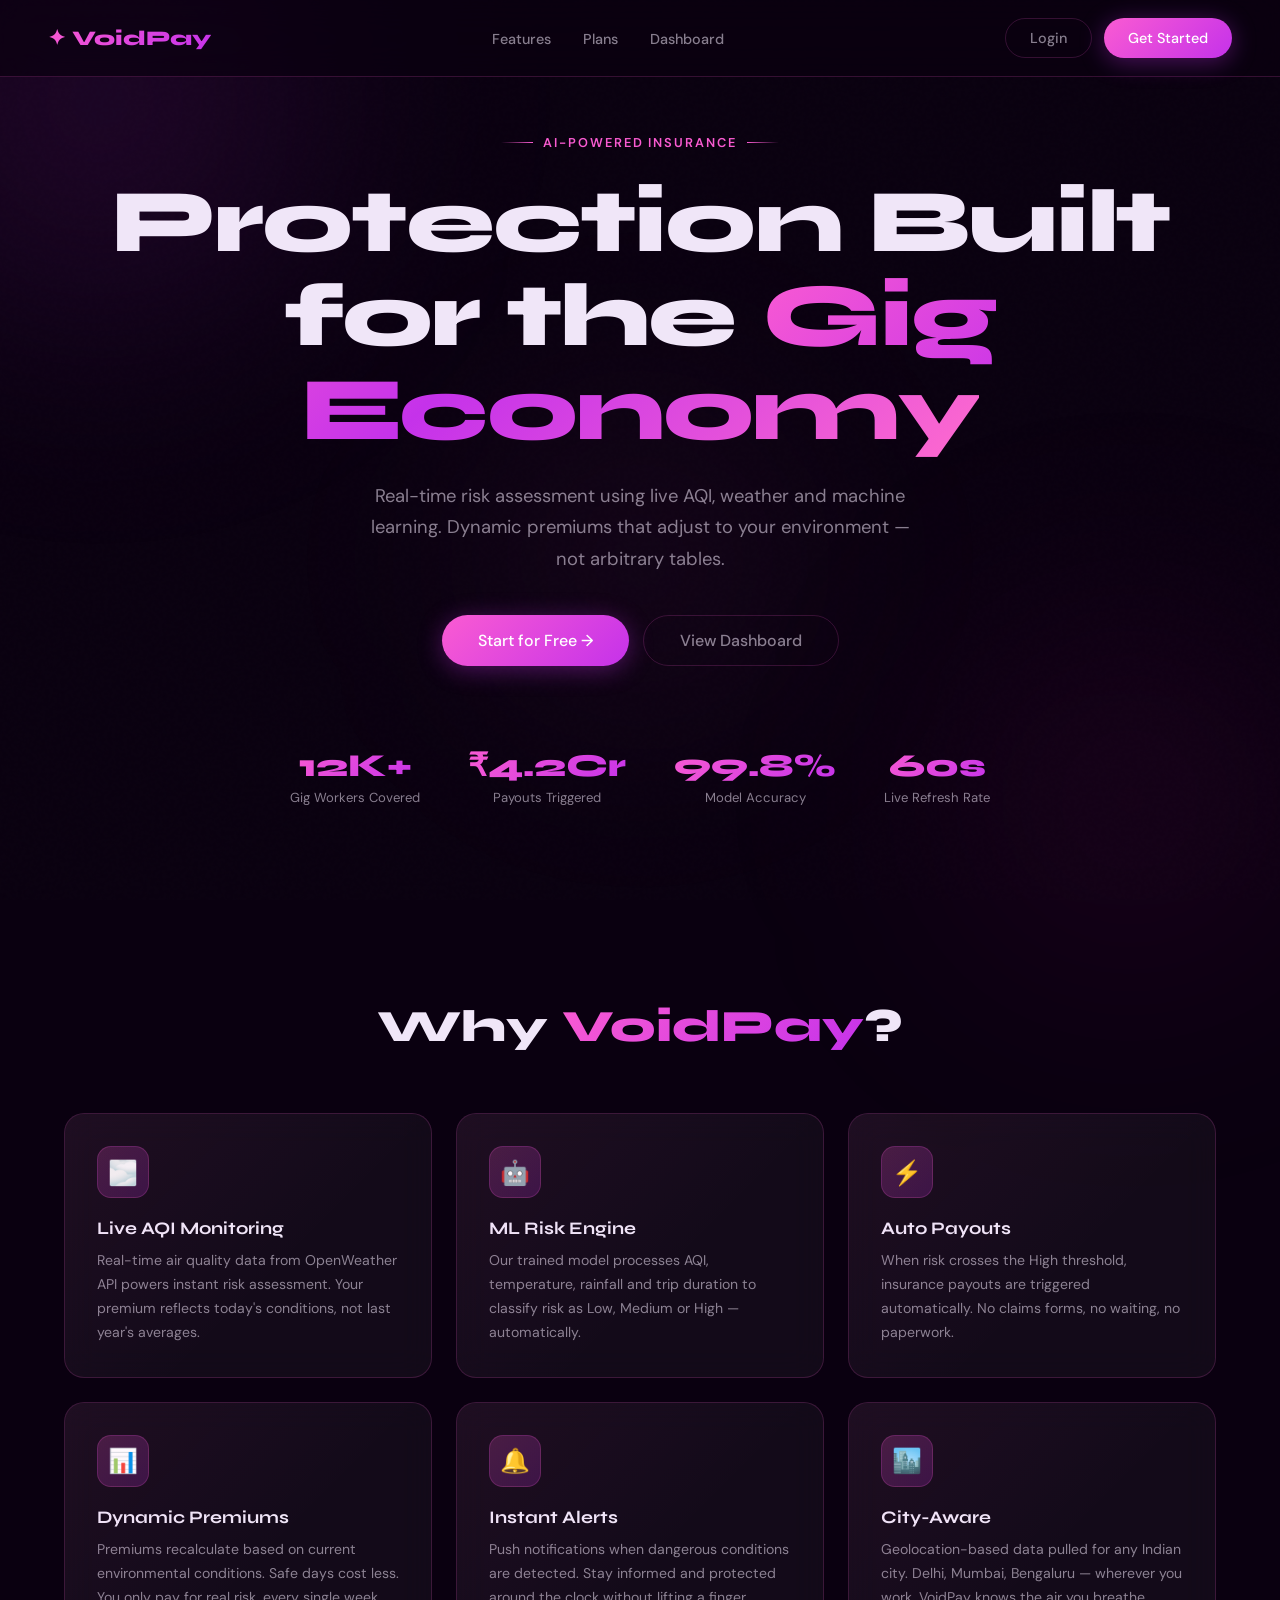
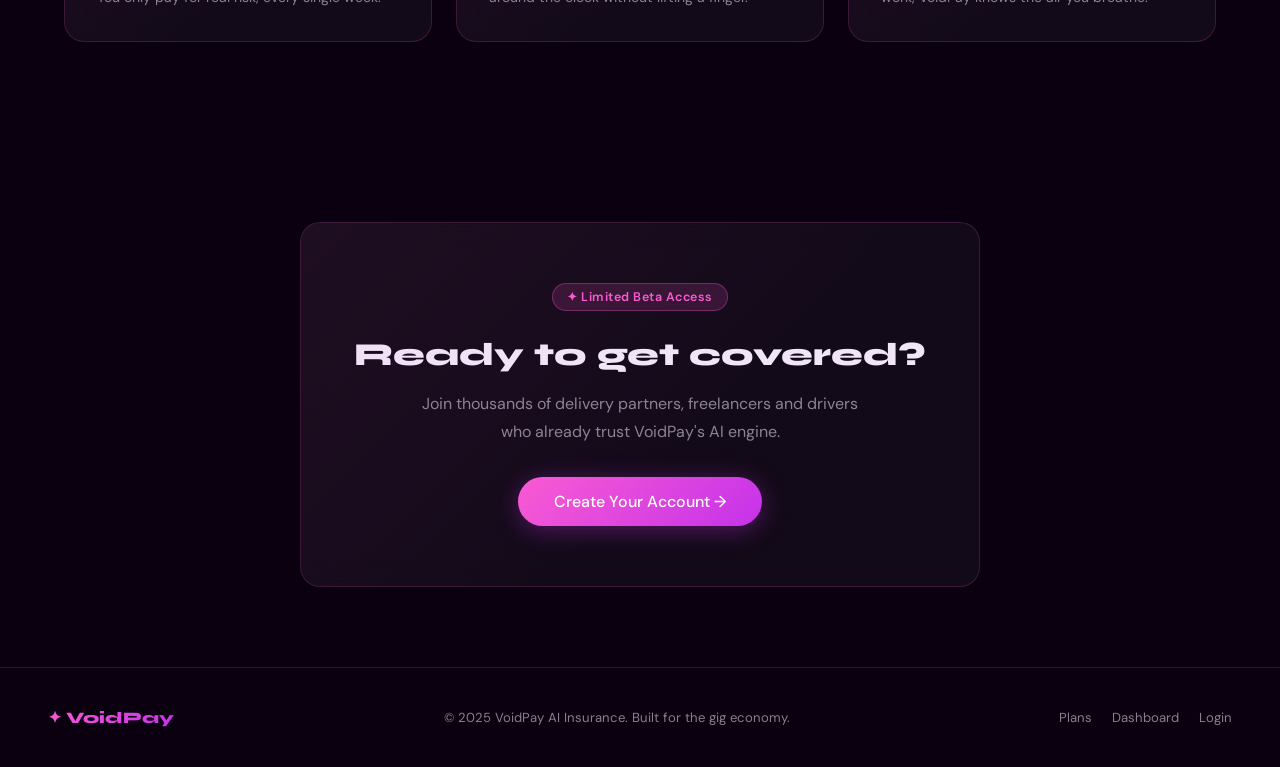
<file: index.html>
<!DOCTYPE html>
<html lang="en">
<head>
  <meta charset="UTF-8" />
  <meta name="viewport" content="width=device-width, initial-scale=1.0"/>
  <title>VoidPay — AI Insurance for Gig Workers</title>
  <link rel="stylesheet" href="styles.css" />
</head>
<body>

  <div class="bg-blob blob1"></div>
  <div class="bg-blob blob2"></div>
  <div class="bg-blob blob3"></div>

  <!-- NAV -->
  <nav>
    <a href="index.html" class="nav-logo">✦ VoidPay</a>
    <ul class="nav-links">
      <li><a href="#features">Features</a></li>
      <li><a href="plans.html">Plans</a></li>
      <li><a href="dashboard.html">Dashboard</a></li>
    </ul>
    <div class="nav-actions">
      <a href="login.html" class="btn btn-ghost">Login</a>
      <a href="register.html" class="btn btn-primary">Get Started</a>
    </div>
  </nav>

  <!-- HERO -->
  <section class="hero">
    <div class="hero-eyebrow">AI-Powered Insurance</div>

    <h1>
      Protection Built<br/>
      for the <span class="grad">Gig Economy</span>
    </h1>

    <p>
      Real-time risk assessment using live AQI, weather and machine learning.
      Dynamic premiums that adjust to your environment — not arbitrary tables.
    </p>

    <div class="hero-actions">
      <a href="register.html" class="btn btn-primary btn-lg">Start for Free →</a>
      <a href="dashboard.html" class="btn btn-ghost btn-lg">View Dashboard</a>
    </div>

    <div class="hero-stats">
      <div class="stat-item">
        <div class="stat-value">12K+</div>
        <div class="stat-label">Gig Workers Covered</div>
      </div>
      <div class="stat-item">
        <div class="stat-value">₹4.2Cr</div>
        <div class="stat-label">Payouts Triggered</div>
      </div>
      <div class="stat-item">
        <div class="stat-value">99.8%</div>
        <div class="stat-label">Model Accuracy</div>
      </div>
      <div class="stat-item">
        <div class="stat-value">60s</div>
        <div class="stat-label">Live Refresh Rate</div>
      </div>
    </div>
  </section>

  <!-- FEATURES -->
  <section class="features" id="features">
    <h2 class="section-title">Why <span class="grad">VoidPay</span>?</h2>

    <div class="features-grid">
      <div class="card feature-card">
        <div class="feature-icon">🌫️</div>
        <h3>Live AQI Monitoring</h3>
        <p>Real-time air quality data from OpenWeather API powers instant risk assessment. Your premium reflects today's conditions, not last year's averages.</p>
      </div>
      <div class="card feature-card">
        <div class="feature-icon">🤖</div>
        <h3>ML Risk Engine</h3>
        <p>Our trained model processes AQI, temperature, rainfall and trip duration to classify risk as Low, Medium or High — automatically.</p>
      </div>
      <div class="card feature-card">
        <div class="feature-icon">⚡</div>
        <h3>Auto Payouts</h3>
        <p>When risk crosses the High threshold, insurance payouts are triggered automatically. No claims forms, no waiting, no paperwork.</p>
      </div>
      <div class="card feature-card">
        <div class="feature-icon">📊</div>
        <h3>Dynamic Premiums</h3>
        <p>Premiums recalculate based on current environmental conditions. Safe days cost less. You only pay for real risk, every single week.</p>
      </div>
      <div class="card feature-card">
        <div class="feature-icon">🔔</div>
        <h3>Instant Alerts</h3>
        <p>Push notifications when dangerous conditions are detected. Stay informed and protected around the clock without lifting a finger.</p>
      </div>
      <div class="card feature-card">
        <div class="feature-icon">🏙️</div>
        <h3>City-Aware</h3>
        <p>Geolocation-based data pulled for any Indian city. Delhi, Mumbai, Bengaluru — wherever you work, VoidPay knows the air you breathe.</p>
      </div>
    </div>
  </section>

  <!-- CTA -->
  <section style="position:relative;z-index:1;padding:80px 24px;text-align:center;">
    <div class="card" style="max-width:680px;margin:0 auto;padding:60px 48px;">
      <div class="badge badge-pink" style="margin-bottom:24px;">✦ Limited Beta Access</div>
      <h2 style="font-family:'Syne',sans-serif;font-size:2rem;font-weight:800;margin-bottom:16px;">Ready to get covered?</h2>
      <p style="color:var(--text-muted);max-width:440px;margin:0 auto 32px;line-height:1.7;">
        Join thousands of delivery partners, freelancers and drivers who already trust VoidPay's AI engine.
      </p>
      <a href="register.html" class="btn btn-primary btn-lg">Create Your Account →</a>
    </div>
  </section>

  <!-- FOOTER -->
  <footer>
    <span class="logo">✦ VoidPay</span>
    <p>© 2025 VoidPay AI Insurance. Built for the gig economy.</p>
    <div style="display:flex;gap:20px;">
      <a href="plans.html" style="font-size:0.82rem;color:var(--text-muted);text-decoration:none;">Plans</a>
      <a href="dashboard.html" style="font-size:0.82rem;color:var(--text-muted);text-decoration:none;">Dashboard</a>
      <a href="login.html" style="font-size:0.82rem;color:var(--text-muted);text-decoration:none;">Login</a>
    </div>
  </footer>

  <script src="script.js"></script>
</body>
</html>
</file>
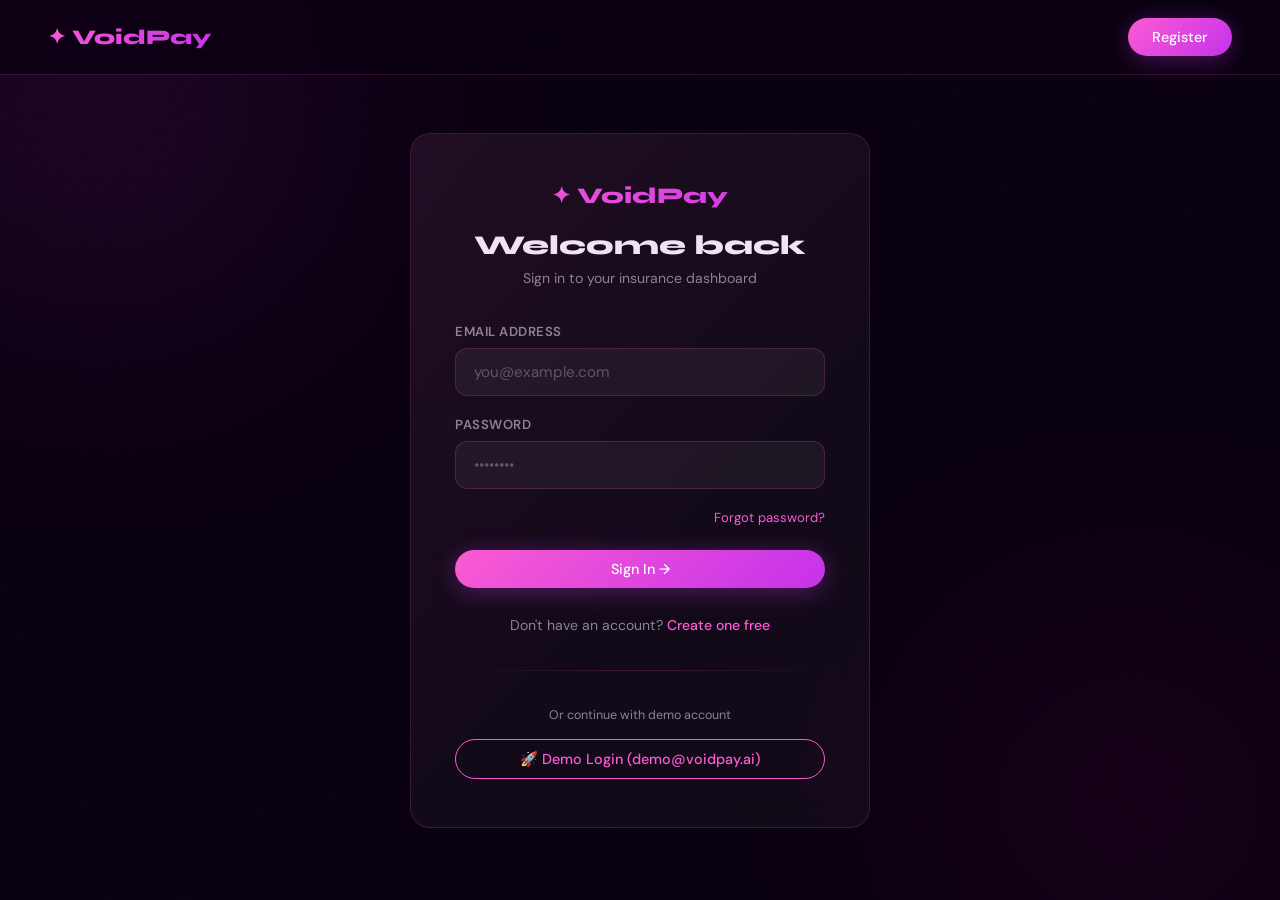
<file: dashboard.html>
<!DOCTYPE html>
<html lang="en">
<head>
  <meta charset="UTF-8" />
  <meta name="viewport" content="width=device-width, initial-scale=1.0"/>
  <title>Dashboard — VoidPay</title>
  <link rel="stylesheet" href="styles.css" />
  <style>
    .dash-grid {
      display: grid;
      grid-template-columns: 1fr 1fr 1fr;
      gap: 20px;
    }
    .span-2 { grid-column: span 2; }
    .span-3 { grid-column: span 3; }

    @media(max-width:900px) {
      .dash-grid { grid-template-columns: 1fr 1fr; }
      .span-2 { grid-column: span 2; }
      .span-3 { grid-column: span 2; }
    }
    @media(max-width:600px) {
      .dash-grid { grid-template-columns: 1fr; }
      .span-2, .span-3 { grid-column: span 1; }
    }

    .aqi-gauge {
      position: relative;
      width: 140px; height: 70px;
      margin: 16px auto 8px;
    }
    .gauge-bg {
      width: 140px; height: 70px;
      border-radius: 70px 70px 0 0;
      background: conic-gradient(
        #4ade80 0deg 72deg,
        #fbbf24 72deg 144deg,
        #fb923c 144deg 180deg,
        transparent 180deg
      );
      opacity: 0.25;
      position: absolute; top: 0; left: 0;
    }
    .gauge-needle {
      position: absolute;
      bottom: 0; left: 50%;
      width: 3px; height: 60px;
      background: linear-gradient(to top, #FA5BD2, transparent);
      border-radius: 3px;
      transform-origin: bottom center;
      transition: transform 1s cubic-bezier(0.25,0.46,0.45,0.94);
    }
    .gauge-center {
      position: absolute; bottom: -6px; left: 50%;
      transform: translateX(-50%);
      width: 14px; height: 14px; border-radius: 50%;
      background: linear-gradient(135deg, #FA5BD2, #C532EA);
    }

    .predict-section {
      padding: 28px;
      margin-top: 20px;
    }

    .predict-grid {
      display: grid;
      grid-template-columns: repeat(auto-fit, minmax(130px, 1fr));
      gap: 12px;
      margin-bottom: 20px;
    }

    .predict-result {
      padding: 20px;
      border-radius: 14px;
      text-align: center;
      margin-top: 16px;
      display: none;
    }

    .rain-toggle {
      display: flex; gap: 8px;
    }
    .rain-btn {
      flex: 1; padding: 12px;
      border-radius: 10px; border: 1px solid var(--border);
      background: rgba(255,255,255,0.04);
      color: var(--text-muted); cursor: pointer;
      font-family: 'DM Sans', sans-serif;
      font-size: 0.87rem; transition: all 0.2s;
    }
    .rain-btn.active {
      background: rgba(250,91,210,0.15);
      border-color: rgba(250,91,210,0.4);
      color: var(--pink-light);
    }

    .history-item {
      display: flex; align-items: center; justify-content: space-between;
      padding: 12px 0;
      border-bottom: 1px solid rgba(255,255,255,0.05);
      font-size: 0.84rem;
    }
    .history-item:last-child { border-bottom: none; }

    .user-avatar {
      width: 40px; height: 40px; border-radius: 50%;
      background: linear-gradient(135deg, #FA5BD2, #C532EA);
      display: flex; align-items: center; justify-content: center;
      font-family: 'Syne', sans-serif; font-weight: 800;
      font-size: 1rem; color: #fff; flex-shrink: 0;
    }
  </style>
</head>
<body>

  <div class="bg-blob blob1"></div>
  <div class="bg-blob blob2"></div>
  <div class="bg-blob blob3"></div>

  <!-- Notification -->
  <div class="notification" id="notification">
    <div class="notif-icon">⚠️</div>
    <div>
      <div class="notif-title">High Risk Detected!</div>
      <div class="notif-msg" id="notif-msg">Insurance payout has been triggered automatically.</div>
    </div>
    <button class="notif-close" onclick="closeNotif()">✕</button>
  </div>

  <!-- NAV -->
  <nav>
    <a href="index.html" class="nav-logo">✦ VoidPay</a>
    <ul class="nav-links">
      <li><a href="index.html">Home</a></li>
      <li><a href="plans.html">Plans</a></li>
      <li><a href="dashboard.html" style="color:var(--pink-light);">Dashboard</a></li>
    </ul>
    <div class="nav-actions" style="align-items:center;gap:12px;">
      <div style="font-size:0.82rem;color:var(--text-muted);" id="nav-user"></div>
      <a href="plans.html" class="btn btn-ghost">Upgrade</a>
      <button class="btn btn-primary" onclick="logout()">Logout</button>
    </div>
  </nav>

  <div class="dashboard-wrapper">

    <!-- Header -->
    <div class="dash-header">
      <div style="display:flex;align-items:center;gap:16px;">
        <div class="user-avatar" id="user-avatar">A</div>
        <div class="dash-greeting">
          <h1 id="greeting">Good morning, User</h1>
          <p id="user-plan-label">Pro Plan · Delhi</p>
        </div>
      </div>
      <div style="display:flex;align-items:center;gap:12px;flex-wrap:wrap;">
        <div style="font-size:0.78rem;color:var(--text-muted);">
          Auto-refresh in <span id="countdown" style="color:var(--pink-light);font-weight:700;">60s</span>
        </div>
        <div class="refresh-bar" style="width:120px;">
          <div class="refresh-fill" id="refresh-fill" style="width:100%;"></div>
        </div>
        <button class="btn btn-outline" onclick="fetchDashboard(true)">
          ↻ Refresh Now
        </button>
      </div>
    </div>

    <!-- Main Grid -->
    <div class="dash-grid">

      <!-- RISK CARD (span 2) -->
      <div class="card dash-card span-2" id="risk-card" style="position:relative;">
        <div class="loading-overlay" id="risk-loading">
          <div class="spinner"></div>
        </div>

        <div class="dash-card-label"><div class="dot"></div> Risk Assessment</div>

        <div class="risk-display">
          <div class="risk-circle" id="risk-circle">—</div>
          <div>
            <div class="risk-info" id="risk-info">
              <h2 id="risk-level-text">Loading…</h2>
              <p id="risk-desc">Fetching real-time environmental data</p>
            </div>
          </div>
        </div>

        <div class="risk-bar-wrap">
          <div style="display:flex;justify-content:space-between;font-size:0.72rem;color:var(--text-muted);margin-bottom:8px;">
            <span>Low</span><span>Medium</span><span>High</span>
          </div>
          <div class="risk-bar-bg">
            <div class="risk-bar-fill" id="risk-bar"></div>
          </div>
        </div>

        <div style="margin-top:20px;display:flex;gap:10px;flex-wrap:wrap;" id="risk-tags">
          <span class="badge badge-pink">🔄 Auto-monitoring active</span>
        </div>
      </div>

      <!-- CITY CARD -->
      <div class="card dash-card">
        <div class="dash-card-label"><div class="dot"></div> Location</div>
        <div class="city-display">
          <div class="city-icon">🏙️</div>
          <div class="city-name" id="city-name">—</div>
        </div>
        <div style="font-size:0.82rem;color:var(--text-muted);margin-bottom:16px;">Active monitoring zone</div>

        <div class="aqi-gauge">
          <div class="gauge-bg"></div>
          <div class="gauge-needle" id="gauge-needle"></div>
          <div class="gauge-center"></div>
        </div>
        <div style="text-align:center;font-size:0.75rem;color:var(--text-muted);margin-top:8px;">AQI Gauge</div>

        <div style="margin-top:16px;padding-top:16px;border-top:1px solid rgba(255,255,255,0.06);">
          <div style="display:flex;justify-content:space-between;font-size:0.82rem;">
            <span style="color:var(--text-muted);">AQI Value</span>
            <span id="aqi-val" style="font-weight:700;color:var(--pink-light);">—</span>
          </div>
        </div>
      </div>

      <!-- ENV DATA -->
      <div class="card dash-card">
        <div class="dash-card-label"><div class="dot"></div> Environmental Data</div>
        <div class="env-stats">
          <div class="env-item">
            <div class="env-item-label">🌡️ Temperature</div>
            <div class="env-item-val" id="env-temp">—</div>
          </div>
          <div class="env-item">
            <div class="env-item-label">🌧️ Rain</div>
            <div class="env-item-val" id="env-rain">—</div>
          </div>
          <div class="env-item">
            <div class="env-item-label">⏱ Duration</div>
            <div class="env-item-val" id="env-duration">—</div>
          </div>
          <div class="env-item">
            <div class="env-item-label">🕐 Time</div>
            <div class="env-item-val" id="env-time">—</div>
          </div>
        </div>
      </div>

      <!-- PREMIUM CARD -->
      <div class="card dash-card">
        <div class="dash-card-label"><div class="dot"></div> Premium & Payout</div>
        <div class="premium-amount" id="premium-amount">₹—</div>
        <div class="premium-period">Current weekly premium</div>

        <div class="payout-row">
          <div>
            <div class="payout-label">Last Auto-Payout</div>
            <div style="font-size:0.75rem;color:var(--text-muted);margin-top:2px;" id="payout-time">—</div>
          </div>
          <div class="payout-val" id="payout-amount">—</div>
        </div>

        <div style="margin-top:16px;">
          <a href="plans.html" class="btn btn-outline btn-full" style="font-size:0.82rem;padding:10px 16px;">
            Manage Plan →
          </a>
        </div>
      </div>

      <!-- MONITORING -->
      <div class="card dash-card">
        <div class="dash-card-label"><div class="dot"></div> Monitoring Status</div>
        <div class="status-row">
          <div class="status-pulse"></div>
          <div class="status-text" id="status-text">Active — Live</div>
        </div>

        <div class="monitor-items">
          <div class="monitor-item">
            <span class="monitor-item-label">📡 Data Source</span>
            <span class="monitor-item-val">OpenWeather API</span>
          </div>
          <div class="monitor-item">
            <span class="monitor-item-label">🔄 Interval</span>
            <span class="monitor-item-val">60 seconds</span>
          </div>
          <div class="monitor-item">
            <span class="monitor-item-label">🤖 Model</span>
            <span class="monitor-item-val">risk_model.pkl</span>
          </div>
          <div class="monitor-item">
            <span class="monitor-item-label">⏱ Last Update</span>
            <span class="monitor-item-val" id="last-update">—</span>
          </div>
          <div class="monitor-item">
            <span class="monitor-item-label">📋 Checks Today</span>
            <span class="monitor-item-val" id="checks-today">0</span>
          </div>
        </div>
      </div>

      <!-- MANUAL PREDICT (span 3) -->
      <div class="card predict-section span-3">
        <div class="dash-card-label"><div class="dot"></div> Manual Risk Test — /predict API</div>
        <p style="font-size:0.84rem;color:var(--text-muted);margin-bottom:20px;">Override live data and test the ML model with custom parameters.</p>

        <div class="predict-grid">
          <div class="form-group" style="margin-bottom:0;">
            <label>AQI</label>
            <input type="number" id="p-aqi" placeholder="0–500" value="250" />
          </div>
          <div class="form-group" style="margin-bottom:0;">
            <label>Temperature (°C)</label>
            <input type="number" id="p-temp" placeholder="e.g. 32" value="32" />
          </div>
          <div class="form-group" style="margin-bottom:0;">
            <label>Duration (hrs)</label>
            <input type="number" id="p-duration" placeholder="1–8" value="3" />
          </div>
          <div class="form-group" style="margin-bottom:0;">
            <label>Time of Day (0–3)</label>
            <input type="number" id="p-time" placeholder="0–3" value="2" min="0" max="3" />
          </div>
          <div class="form-group" style="margin-bottom:0;">
            <label>Rain</label>
            <div class="rain-toggle">
              <button class="rain-btn active" id="rain-no" onclick="setRain(0)">☀ No</button>
              <button class="rain-btn" id="rain-yes" onclick="setRain(1)">🌧 Yes</button>
            </div>
          </div>
        </div>

        <button class="btn btn-primary" onclick="manualPredict()">
          🤖 Run Prediction
        </button>

        <div class="predict-result" id="predict-result"></div>
      </div>

      <!-- HISTORY (span 3) -->
      <div class="card dash-card span-3">
        <div class="dash-card-label"><div class="dot"></div> Recent Activity</div>
        <div id="history-list">
          <div style="color:var(--text-muted);font-size:0.85rem;text-align:center;padding:16px;">
            Monitoring history will appear here as data loads…
          </div>
        </div>
      </div>

    </div>
  </div>

  <script src="script.js"></script>
  <script>
const API_BASE = 'https://voidpay-backend.onrender.com/';
let rainVal = 0;
let checksToday = 0;
let history = [];
let countdownVal = 60;

// Auth check
window.addEventListener('DOMContentLoaded', () => {
  const user = JSON.parse(localStorage.getItem('gigshield_user') || 'null');
  if (!user) { window.location.href = 'login.html'; return; }

  const hour = new Date().getHours();
  const greeting = hour < 12 ? 'Good morning' : hour < 17 ? 'Good afternoon' : 'Good evening';

  document.getElementById('greeting').textContent = `${greeting}, ${user.name || 'User'}`;
  document.getElementById('user-avatar').textContent = (user.name || 'U')[0].toUpperCase();
  document.getElementById('nav-user').textContent = user.name || '';

  fetchDashboard(true);
  startCountdown();
});

function logout() {
  localStorage.removeItem('gigshield_user');
  window.location.href = 'login.html';
}

// ── FETCH DASHBOARD ──
async function fetchDashboard(showLoader = false) {
  if (showLoader) document.getElementById('risk-loading').style.display = 'flex';

  try {
    const user = JSON.parse(localStorage.getItem('gigshield_user') || '{}');
    const city = user.city || 'delhi';

    console.log("Calling API for:", city);

    const res = await fetch(`${API_BASE}/dashboard?city=${city}`);
    if (!res.ok) throw new Error('API error');

    const data = await res.json();
    console.log("API DATA:", data);

    renderDashboard(data);

  } catch (e) {
    const demo = buildDemoData();
    renderDashboard(demo);
    console.warn('Backend not reachable:', e.message);
  } finally {
    document.getElementById('risk-loading').style.display = 'none';
    checksToday++;
    document.getElementById('checks-today').textContent = checksToday;
    document.getElementById('last-update').textContent = new Date().toLocaleTimeString();
  }
}

// DEMO DATA
function buildDemoData() {
  const aqi = Math.floor(Math.random() * 350) + 100;
  const temp = Math.floor(Math.random() * 15) + 28;
  const rain = Math.random() > 0.7 ? 1 : 0;

  let risk = 'Low';
  if (aqi > 300) risk = 'High';
  else if (aqi > 200) risk = 'Medium';

  let prem = 50 + (risk === 'High' ? 70 : risk === 'Medium' ? 30 : 0) + (rain ? 10 : 0);

  return {
    City: 'Delhi',
    AQI: aqi,
    Risk: risk,
    Premium: prem,
    Payout: risk === 'High' ? 400 : null,
    Status: 'Monitoring'
  };
}

// ── RENDER DASHBOARD ──
function renderDashboard(data) {
  const user = JSON.parse(localStorage.getItem('gigshield_user') || '{}');

  // ✅ FIXED: CITY NOW COMES FROM API
  document.getElementById('user-plan-label').textContent =
    `${user.plan || 'Basic'} Plan · ${data.City}`;

  const risk = data.Risk || 'Low';
  const rClass = risk.toLowerCase();

  document.getElementById('risk-circle').className = `risk-circle ${rClass}`;
  document.getElementById('risk-circle').textContent = risk;

  document.getElementById('risk-level-text').textContent = `${risk} Risk`;

  document.getElementById('city-name').textContent = data.City || '—';
  document.getElementById('aqi-val').textContent = data.AQI || '—';

  const aqi = data.AQI || 0;
  const angle = Math.min(90, Math.max(-90, (aqi / 500) * 180 - 90));
  document.getElementById('gauge-needle').style.transform = `rotate(${angle}deg)`;

  document.getElementById('premium-amount').textContent =
    data.Premium ? `₹${data.Premium}` : '₹—';

  if (data.Payout) {
    document.getElementById('payout-amount').textContent = `₹${data.Payout}`;
    document.getElementById('payout-time').textContent = new Date().toLocaleTimeString();
  }

  if (risk === 'High') {
    document.getElementById('notif-msg').textContent =
      `AQI ${data.AQI} detected in ${data.City}. ₹${data.Payout || 400} payout triggered.`;
    showNotif();
  }
}

// ── COUNTDOWN ──
function startCountdown() {
  countdownVal = 60;
  updateFill();

  const interval = setInterval(() => {
    countdownVal--;
    document.getElementById('countdown').textContent = countdownVal + 's';
    updateFill();

    if (countdownVal <= 0) {
      clearInterval(interval);
      fetchDashboard(false);
      setTimeout(startCountdown, 500);
    }
  }, 1000);
}

function updateFill() {
  const pct = (countdownVal / 60) * 100;
  document.getElementById('refresh-fill').style.width = pct + '%';
}

// NOTIFICATIONS
function showNotif() {
  document.getElementById('notification').classList.add('show');
  setTimeout(closeNotif, 8000);
}

function closeNotif() {
  document.getElementById('notification').classList.remove('show');
}
</script>
</body>
</html>
</file>
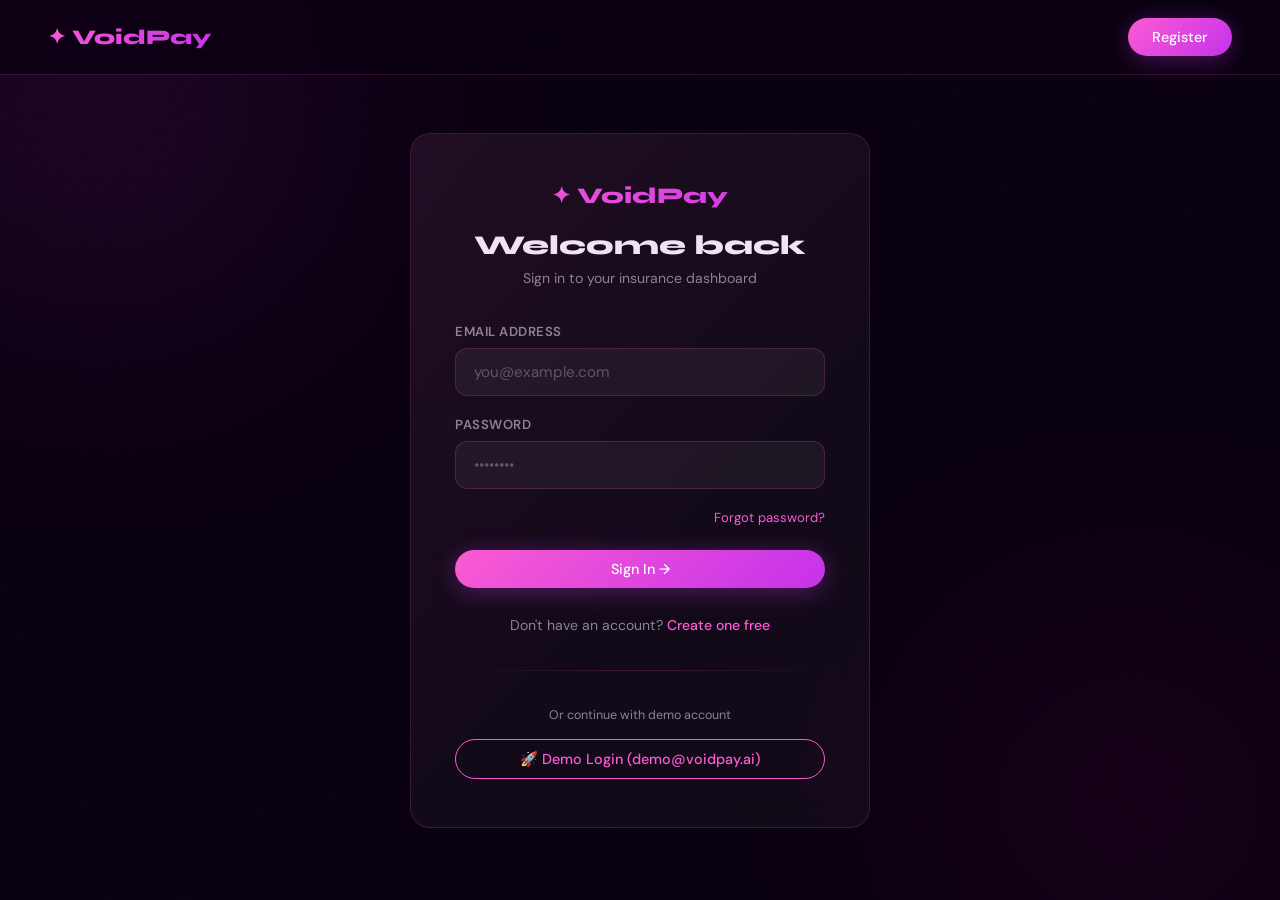
<file: login.html>
<!DOCTYPE html>
<html lang="en">
<head>
  <meta charset="UTF-8" />
  <meta name="viewport" content="width=device-width, initial-scale=1.0"/>
  <title>Login — VoidPay</title>
  <link rel="stylesheet" href="styles.css" />
</head>
<body>

  <div class="bg-blob blob1"></div>
  <div class="bg-blob blob2"></div>

  <nav>
    <a href="index.html" class="nav-logo">✦ VoidPay</a>
    <div class="nav-actions">
      <a href="register.html" class="btn btn-primary">Register</a>
    </div>
  </nav>

  <div class="auth-wrapper">
    <div class="card auth-card">

      <div class="auth-header">
        <span class="logo">✦ VoidPay</span>
        <h2>Welcome back</h2>
        <p>Sign in to your insurance dashboard</p>
      </div>

      <div id="error-msg" style="display:none;background:rgba(248,113,113,0.1);border:1px solid rgba(248,113,113,0.3);border-radius:60px;padding:12px 16px;font-size:0.85rem;color:#f87171;margin-bottom:20px;"></div>

      <div class="form-group">
        <label>Email Address</label>
        <input type="email" id="login-email" placeholder="you@example.com" />
      </div>

      <div class="form-group">
        <label>Password</label>
        <input type="password" id="login-password" placeholder="••••••••" />
      </div>

      <div style="display:flex;justify-content:flex-end;margin-bottom:24px;">
        <a href="#" style="font-size:0.82rem;color:var(--pink-light);text-decoration:none;">Forgot password?</a>
      </div>

      <button class="btn btn-primary btn-full" onclick="handleLogin()">
        Sign In →
      </button>

      <div class="auth-footer">
        Don't have an account? <a href="register.html">Create one free</a>
      </div>

      <div class="divider"></div>

      <div style="text-align:center;">
        <p style="font-size:0.78rem;color:var(--text-muted);margin-bottom:16px;">Or continue with demo account</p>
        <button class="btn btn-outline btn-full" onclick="demoLogin()">
          🚀 Demo Login (demo@voidpay.ai)
        </button>
      </div>

    </div>
  </div>

  <script src="script.js"></script>
  <script>
    function handleLogin() {
      const email = document.getElementById('login-email').value.trim();
      const password = document.getElementById('login-password').value;
      const err = document.getElementById('error-msg');

      if (!email || !password) {
        err.style.display = 'block';
        err.textContent = 'Please fill in all fields.';
        return;
      }

      const users = JSON.parse(localStorage.getItem('gigshield_users') || '[]');
      const user = users.find(u => u.email === email && u.password === password);

      if (!user) {
        err.style.display = 'block';
        err.textContent = 'Invalid email or password. Try the demo login.';
        return;
      }

      localStorage.setItem('gigshield_user', JSON.stringify(user));
      window.location.href = 'dashboard.html';
    }

    function demoLogin() {
      const demo = { name: 'Arjun Sharma', email: 'demo@voidpay.ai', city: 'delhi', plan: 'pro' };
      localStorage.setItem('gigshield_user', JSON.stringify(demo));
      window.location.href = 'dashboard.html';
    }

    // Allow Enter key
    document.addEventListener('keydown', e => {
      if (e.key === 'Enter') handleLogin();
    });
  </script>
</body>
</html>
</file>
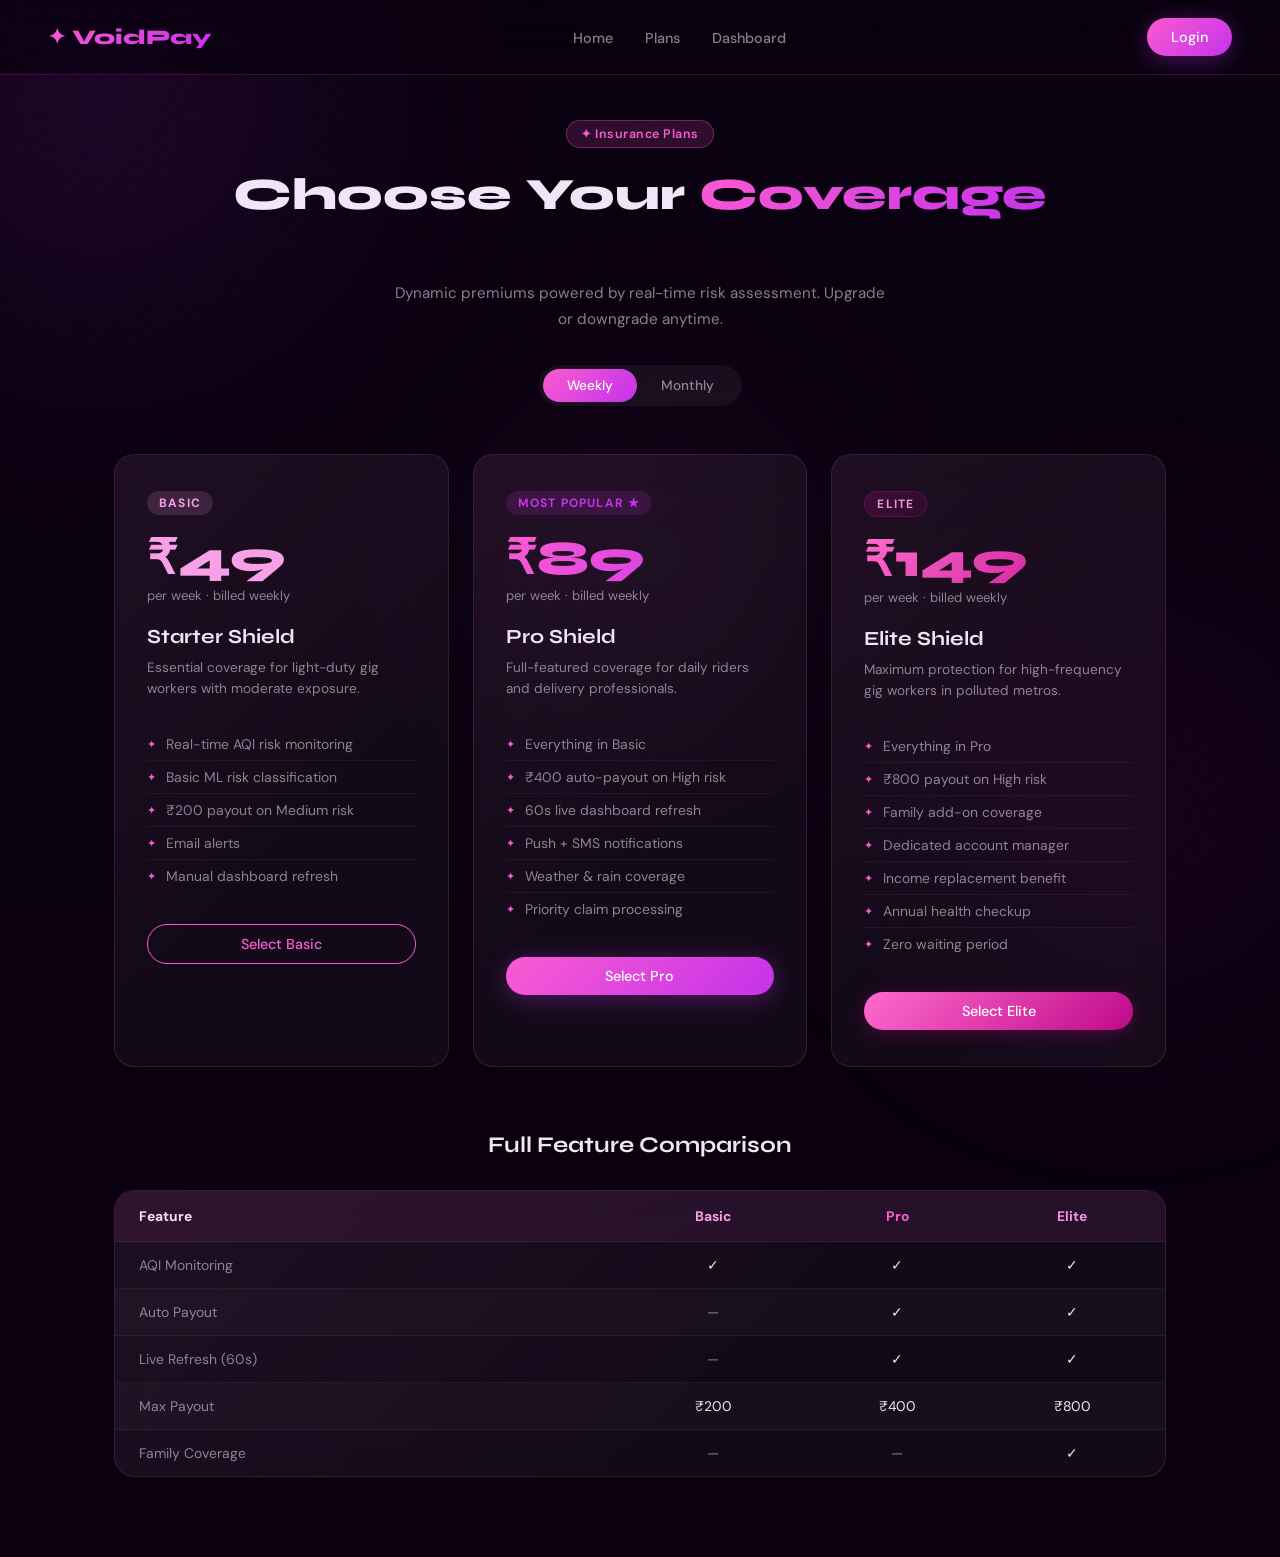
<file: plans.html>
<!DOCTYPE html>
<html lang="en">
<head>
  <meta charset="UTF-8" />
  <meta name="viewport" content="width=device-width, initial-scale=1.0"/>
  <title>Plans — VoidPay</title>
  <link rel="stylesheet" href="styles.css" />
</head>
<body>

  <div class="bg-blob blob1"></div>
  <div class="bg-blob blob2"></div>
  <div class="bg-blob blob3"></div>

  <nav>
    <a href="index.html" class="nav-logo">✦ VoidPay</a>
    <ul class="nav-links">
      <li><a href="index.html">Home</a></li>
      <li><a href="plans.html">Plans</a></li>
      <li><a href="dashboard.html">Dashboard</a></li>
    </ul>
    <div class="nav-actions">
      <a href="dashboard.html" class="btn btn-ghost" id="dash-btn" style="display:none;">Dashboard</a>
      <a href="login.html" class="btn btn-primary" id="login-btn">Login</a>
    </div>
  </nav>

  <div class="plans-wrapper">

    <div style="text-align:center;">
      <div class="badge badge-pink" style="margin-bottom:20px;">✦ Insurance Plans</div>
      <h1 class="section-title">Choose Your <span class="grad">Coverage</span></h1>
      <p style="color:var(--text-muted);max-width:500px;margin:0 auto 16px;font-size:0.95rem;line-height:1.7;">
        Dynamic premiums powered by real-time risk assessment. Upgrade or downgrade anytime.
      </p>
    </div>

    <!-- Toggle -->
    <div style="display:flex;justify-content:center;gap:0;margin:32px 0 8px;background:rgba(255,255,255,0.05);border-radius:50px;padding:4px;width:fit-content;margin-left:auto;margin-right:auto;">
      <button class="btn" id="toggle-weekly" onclick="setFreq('weekly')" style="border-radius:50px;padding:8px 24px;font-size:0.85rem;">Weekly</button>
      <button class="btn" id="toggle-monthly" onclick="setFreq('monthly')" style="border-radius:50px;padding:8px 24px;font-size:0.85rem;">Monthly</button>
    </div>

    <div class="plans-grid">

      <!-- BASIC -->
      <div class="card plan-card plan-basic" id="plan-basic" onclick="selectPlan('basic')">
        <div class="selected-tick">✓</div>
        <div class="plan-tag">Basic</div>
        <div class="plan-price" id="price-basic">₹49</div>
        <div class="plan-period" id="period-basic">per week · billed weekly</div>
        <div class="plan-name">Starter Shield</div>
        <div class="plan-desc">Essential coverage for light-duty gig workers with moderate exposure.</div>
        <ul class="plan-features">
          <li>Real-time AQI risk monitoring</li>
          <li>Basic ML risk classification</li>
          <li>₹200 payout on Medium risk</li>
          <li>Email alerts</li>
          <li>Manual dashboard refresh</li>
        </ul>
        <button class="btn btn-outline btn-full plan-select-btn">Select Basic</button>
      </div>

      <!-- MID -->
      <div class="card plan-card plan-mid" id="plan-mid" onclick="selectPlan('pro')">
        <div class="selected-tick">✓</div>
        <div class="plan-tag">Most Popular ★</div>
        <div class="plan-price" id="price-mid">₹89</div>
        <div class="plan-period" id="period-mid">per week · billed weekly</div>
        <div class="plan-name">Pro Shield</div>
        <div class="plan-desc">Full-featured coverage for daily riders and delivery professionals.</div>
        <ul class="plan-features">
          <li>Everything in Basic</li>
          <li>₹400 auto-payout on High risk</li>
          <li>60s live dashboard refresh</li>
          <li>Push + SMS notifications</li>
          <li>Weather & rain coverage</li>
          <li>Priority claim processing</li>
        </ul>
        <button class="btn btn-primary btn-full plan-select-btn">Select Pro</button>
      </div>

      <!-- HIGH -->
      <div class="card plan-card plan-high" id="plan-high" onclick="selectPlan('elite')">
        <div class="selected-tick">✓</div>
        <div class="plan-tag">Elite</div>
        <div class="plan-price" id="price-high">₹149</div>
        <div class="plan-period" id="period-high">per week · billed weekly</div>
        <div class="plan-name">Elite Shield</div>
        <div class="plan-desc">Maximum protection for high-frequency gig workers in polluted metros.</div>
        <ul class="plan-features">
          <li>Everything in Pro</li>
          <li>₹800 payout on High risk</li>
          <li>Family add-on coverage</li>
          <li>Dedicated account manager</li>
          <li>Income replacement benefit</li>
          <li>Annual health checkup</li>
          <li>Zero waiting period</li>
        </ul>
        <button class="btn btn-secondary btn-full plan-select-btn">Select Elite</button>
      </div>

    </div>

    <!-- Comparison -->
    <div style="margin-top:64px;">
      <h3 style="font-family:'Syne',sans-serif;font-size:1.4rem;font-weight:700;text-align:center;margin-bottom:32px;">
        Full Feature Comparison
      </h3>
      <div class="card" style="padding:0;overflow:hidden;">
        <table style="width:100%;border-collapse:collapse;font-size:0.87rem;">
          <thead>
            <tr style="background:rgba(250,91,210,0.08);">
              <th style="padding:16px 24px;text-align:left;font-weight:700;">Feature</th>
              <th style="padding:16px;text-align:center;color:#F8A2E8;">Basic</th>
              <th style="padding:16px;text-align:center;color:#FA5BD2;">Pro</th>
              <th style="padding:16px;text-align:center;color:#ED95DD;">Elite</th>
            </tr>
          </thead>
          <tbody>
            <tr style="border-top:1px solid rgba(255,255,255,0.06);">
              <td style="padding:14px 24px;color:var(--text-muted);">AQI Monitoring</td>
              <td style="text-align:center;">✓</td><td style="text-align:center;">✓</td><td style="text-align:center;">✓</td>
            </tr>
            <tr style="border-top:1px solid rgba(255,255,255,0.06);background:rgba(255,255,255,0.02);">
              <td style="padding:14px 24px;color:var(--text-muted);">Auto Payout</td>
              <td style="text-align:center;color:var(--text-muted);">—</td><td style="text-align:center;">✓</td><td style="text-align:center;">✓</td>
            </tr>
            <tr style="border-top:1px solid rgba(255,255,255,0.06);">
              <td style="padding:14px 24px;color:var(--text-muted);">Live Refresh (60s)</td>
              <td style="text-align:center;color:var(--text-muted);">—</td><td style="text-align:center;">✓</td><td style="text-align:center;">✓</td>
            </tr>
            <tr style="border-top:1px solid rgba(255,255,255,0.06);background:rgba(255,255,255,0.02);">
              <td style="padding:14px 24px;color:var(--text-muted);">Max Payout</td>
              <td style="text-align:center;">₹200</td><td style="text-align:center;">₹400</td><td style="text-align:center;">₹800</td>
            </tr>
            <tr style="border-top:1px solid rgba(255,255,255,0.06);">
              <td style="padding:14px 24px;color:var(--text-muted);">Family Coverage</td>
              <td style="text-align:center;color:var(--text-muted);">—</td><td style="text-align:center;color:var(--text-muted);">—</td><td style="text-align:center;">✓</td>
            </tr>
          </tbody>
        </table>
      </div>
    </div>

  </div>

  <script src="script.js"></script>
  <script>
    let freq = 'weekly';

    const prices = {
      weekly:  { basic: '₹49', mid: '₹89', high: '₹149' },
      monthly: { basic: '₹179', mid: '₹319', high: '₹529' }
    };

    function setFreq(f) {
      freq = f;
      document.getElementById('toggle-weekly').style.background = f === 'weekly' ? 'linear-gradient(135deg,#FA5BD2,#C532EA)' : 'transparent';
      document.getElementById('toggle-weekly').style.color = f === 'weekly' ? '#fff' : 'var(--text-muted)';
      document.getElementById('toggle-monthly').style.background = f === 'monthly' ? 'linear-gradient(135deg,#FA5BD2,#C532EA)' : 'transparent';
      document.getElementById('toggle-monthly').style.color = f === 'monthly' ? '#fff' : 'var(--text-muted)';

      document.getElementById('price-basic').textContent = prices[f].basic;
      document.getElementById('price-mid').textContent = prices[f].mid;
      document.getElementById('price-high').textContent = prices[f].high;

      const period = f === 'weekly' ? 'per week · billed weekly' : 'per month · billed monthly';
      document.getElementById('period-basic').textContent = period;
      document.getElementById('period-mid').textContent = period;
      document.getElementById('period-high').textContent = period;
    }

    setFreq('weekly');

    function selectPlan(plan) {
      ['basic','pro','elite'].forEach(p => {
        const el = document.getElementById('plan-' + (p === 'pro' ? 'mid' : p === 'elite' ? 'high' : 'basic'));
        if (el) el.classList.remove('active');
      });

      const map = { basic: 'plan-basic', pro: 'plan-mid', elite: 'plan-high' };
      document.getElementById(map[plan]).classList.add('active');

      // Save to user
      const user = JSON.parse(localStorage.getItem('gigshield_user') || '{}');
      if (user.email) {
        user.plan = plan;
        localStorage.setItem('gigshield_user', JSON.stringify(user));
        // Update in users array
        const users = JSON.parse(localStorage.getItem('gigshield_users') || '[]');
        const idx = users.findIndex(u => u.email === user.email);
        if (idx > -1) { users[idx].plan = plan; localStorage.setItem('gigshield_users', JSON.stringify(users)); }
      }

      setTimeout(() => window.location.href = 'dashboard.html', 600);
    }

    // Highlight current plan
    window.addEventListener('DOMContentLoaded', () => {
      const user = JSON.parse(localStorage.getItem('gigshield_user') || 'null');
      if (user) {
        document.getElementById('dash-btn').style.display = 'inline-flex';
        document.getElementById('login-btn').textContent = 'Dashboard';
        document.getElementById('login-btn').href = 'dashboard.html';

        const map = { basic: 'plan-basic', pro: 'plan-mid', elite: 'plan-high' };
        if (map[user.plan]) document.getElementById(map[user.plan]).classList.add('active');
      }
    });
  </script>
</body>
</html>
</file>
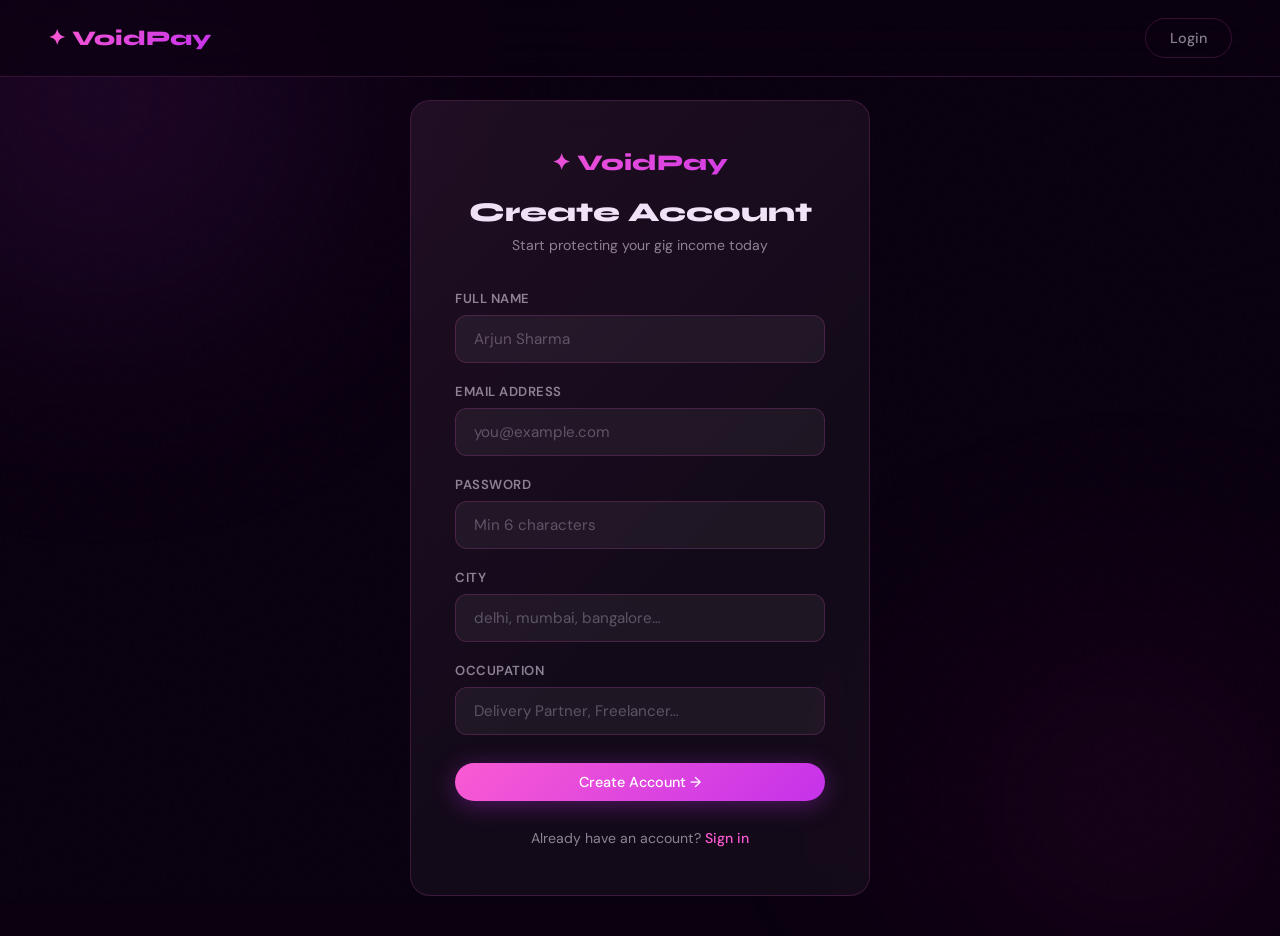
<file: register.html>
<!DOCTYPE html>
<html lang="en">
<head>
  <meta charset="UTF-8" />
  <meta name="viewport" content="width=device-width, initial-scale=1.0"/>
  <title>Register — VoidPay</title>
  <link rel="stylesheet" href="styles.css" />
</head>
<body>

  <div class="bg-blob blob1"></div>
  <div class="bg-blob blob2"></div>

  <nav>
    <a href="index.html" class="nav-logo">✦ VoidPay</a>
    <div class="nav-actions">
      <a href="login.html" class="btn btn-ghost">Login</a>
    </div>
  </nav>

  <div class="auth-wrapper">
    <div class="card auth-card">

      <div class="auth-header">
        <span class="logo">✦ VoidPay</span>
        <h2>Create Account</h2>
        <p>Start protecting your gig income today</p>
      </div>

      <div id="success-msg" style="display:none;background:rgba(74,222,128,0.1);border:1px solid rgba(74,222,128,0.3);border-radius:10px;padding:12px 16px;font-size:0.85rem;color:#4ade80;margin-bottom:20px;"></div>
      <div id="error-msg" style="display:none;background:rgba(248,113,113,0.1);border:1px solid rgba(248,113,113,0.3);border-radius:10px;padding:12px 16px;font-size:0.85rem;color:#f87171;margin-bottom:20px;"></div>

      <div class="form-group">
        <label>Full Name</label>
        <input type="text" id="reg-name" placeholder="Arjun Sharma" />
      </div>

      <div class="form-group">
        <label>Email Address</label>
        <input type="email" id="reg-email" placeholder="you@example.com" />
      </div>

      <div class="form-group">
        <label>Password</label>
        <input type="password" id="reg-password" placeholder="Min 6 characters" />
      </div>

      <div class="form-group">
        <label>City</label>
        <input type="text" id="reg-city" placeholder="delhi, mumbai, bangalore…" />
      </div>

      <div class="form-group">
        <label>Occupation</label>
        <input type="text" id="reg-occupation" placeholder="Delivery Partner, Freelancer…" />
      </div>

      <button class="btn btn-primary btn-full" style="margin-top:8px;" onclick="handleRegister()">
        Create Account →
      </button>

      <div class="auth-footer">
        Already have an account? <a href="login.html">Sign in</a>
      </div>

    </div>
  </div>

  <script src="script.js"></script>
  <script>
    function handleRegister() {
      const name = document.getElementById('reg-name').value.trim();
      const email = document.getElementById('reg-email').value.trim();
      const password = document.getElementById('reg-password').value;
      const city = document.getElementById('reg-city').value.trim().toLowerCase();
      const occupation = document.getElementById('reg-occupation').value.trim();

      const err = document.getElementById('error-msg');
      const success = document.getElementById('success-msg');
      err.style.display = 'none';
      success.style.display = 'none';

      if (!name || !email || !password || !city) {
        err.style.display = 'block';
        err.textContent = 'Please fill in all required fields.';
        return;
      }
      if (password.length < 6) {
        err.style.display = 'block';
        err.textContent = 'Password must be at least 6 characters.';
        return;
      }

      const users = JSON.parse(localStorage.getItem('gigshield_users') || '[]');
      if (users.find(u => u.email === email)) {
        err.style.display = 'block';
        err.textContent = 'An account with this email already exists.';
        return;
      }

      const newUser = { name, email, password, city, occupation, plan: 'basic', createdAt: new Date().toISOString() };
      users.push(newUser);
      localStorage.setItem('gigshield_users', JSON.stringify(users));
      localStorage.setItem('gigshield_user', JSON.stringify(newUser));

      success.style.display = 'block';
      success.textContent = '✓ Account created! Redirecting to plan selection…';

      setTimeout(() => { window.location.href = 'plans.html'; }, 1500);
    }

    document.addEventListener('keydown', e => {
      if (e.key === 'Enter') handleRegister();
    });
  </script>
</body>
</html>
</file>
<file: styles.css>
@import url('https://fonts.googleapis.com/css2?family=Syne:wght@400;500;600;700;800&family=DM+Sans:ital,wght@0,300;0,400;0,500;1,300&display=swap');

:root {
  --pink-light: #FA5BD2;
  --pink-soft: #F8A2E8;
  --magenta: #ED95DD;
  --magenta-deep: #BE0A88;
  --hot-pink: #FF6BCE;
  --maroon: #6C0853;
  --violet: #C532EA;
  --violet-pale: #D09ED4;
  --bg: #0a0010;
  --bg2: #100018;
  --surface: rgba(255,255,255,0.04);
  --surface2: rgba(255,255,255,0.07);
  --border: rgba(250, 91, 210, 0.18);
  --text: #f0e6f8;
  --text-muted: rgba(240,230,248,0.55);
  --radius: 20px;
  --shadow: 0 8px 40px rgba(197, 50, 234, 0.18);
}

*, *::before, *::after { box-sizing: border-box; margin: 0; padding: 0; }

html { scroll-behavior: smooth; }

body {
  font-family: 'DM Sans', sans-serif;
  background: var(--bg);
  color: var(--text);
  min-height: 100vh;
  overflow-x: hidden;
}

/* ── NOISE OVERLAY ── */
body::before {
  content: '';
  position: fixed; inset: 0;
  background-image: url("data:image/svg+xml,%3Csvg viewBox='0 0 256 256' xmlns='http://www.w3.org/2000/svg'%3E%3Cfilter id='noise'%3E%3CfeTurbulence type='fractalNoise' baseFrequency='0.9' numOctaves='4' stitchTiles='stitch'/%3E%3C/filter%3E%3Crect width='100%25' height='100%25' filter='url(%23noise)' opacity='0.03'/%3E%3C/svg%3E");
  pointer-events: none; z-index: 0; opacity: 0.4;
}

/* ── BG BLOBS ── */
.bg-blob {
  position: fixed; border-radius: 50%;
  filter: blur(120px); pointer-events: none; z-index: 0;
}
.blob1 { width: 600px; height: 600px; background: radial-gradient(circle, rgba(197,50,234,0.18) 0%, transparent 70%); top: -200px; left: -200px; }
.blob2 { width: 500px; height: 500px; background: radial-gradient(circle, rgba(190,10,136,0.14) 0%, transparent 70%); bottom: -150px; right: -100px; }
.blob3 { width: 400px; height: 400px; background: radial-gradient(circle, rgba(255,107,206,0.1) 0%, transparent 70%); top: 40%; left: 50%; transform: translateX(-50%); }

/* ── NAV ── */
nav {
  position: fixed; top: 0; left: 0; right: 0; z-index: 100;
  display: flex; align-items: center; justify-content: space-between;
  padding: 18px 48px;
  background: rgba(10,0,16,0.7);
  backdrop-filter: blur(20px);
  border-bottom: 1px solid var(--border);
}

.nav-logo {
  font-family: 'Syne', sans-serif;
  font-weight: 800; font-size: 1.3rem;
  background: linear-gradient(135deg, #FA5BD2, #C532EA);
  -webkit-background-clip: text; -webkit-text-fill-color: transparent;
  text-decoration: none;
}

.nav-links { display: flex; gap: 32px; list-style: none; }
.nav-links a {
  color: var(--text-muted); text-decoration: none;
  font-size: 0.9rem; font-weight: 500;
  transition: color 0.2s;
}
.nav-links a:hover { color: var(--text); }

.nav-actions { display: flex; gap: 12px; }

/* ── BUTTONS ── */
.btn {
  font-family: 'DM Sans', sans-serif;
  font-weight: 500; font-size: 0.9rem;
  padding: 10px 24px; border-radius: 50px;
  cursor: pointer; border: none; text-decoration: none;
  display: inline-flex; align-items: center; gap: 8px;
  transition: all 0.25s;
}

.btn-ghost {
  background: transparent;
  border: 1px solid var(--border);
  color: var(--text-muted);
}
.btn-ghost:hover { border-color: var(--pink-light); color: var(--text); }

.btn-primary {
  background: linear-gradient(135deg, #FA5BD2 0%, #C532EA 100%);
  color: #fff;
  box-shadow: 0 4px 24px rgba(197,50,234,0.35);
}
.btn-primary:hover {
  transform: translateY(-2px);
  box-shadow: 0 8px 32px rgba(197,50,234,0.5);
}

.btn-secondary {
  background: linear-gradient(135deg, #FF6BCE 0%, #BE0A88 100%);
  color: #fff;
  box-shadow: 0 4px 20px rgba(190,10,136,0.3);
}
.btn-secondary:hover { transform: translateY(-2px); }

.btn-outline {
  background: transparent;
  border: 1.5px solid var(--pink-light);
  color: var(--pink-light);
}
.btn-outline:hover { background: rgba(250,91,210,0.1); }

.btn-lg { padding: 14px 36px; font-size: 1rem; }
.btn-full { width: 100%; justify-content: center; }

/* ── GLASS CARD ── */
.card {
  background: var(--surface);
  border: 1px solid var(--border);
  border-radius: var(--radius);
  backdrop-filter: blur(16px);
  position: relative; overflow: hidden;
}

.card::before {
  content: '';
  position: absolute; inset: 0;
  background: linear-gradient(135deg, rgba(250,91,210,0.05) 0%, transparent 60%);
  pointer-events: none;
}

/* ── GRADIENT BADGE ── */
.badge {
  display: inline-flex; align-items: center; gap: 6px;
  padding: 5px 14px; border-radius: 50px;
  font-size: 0.78rem; font-weight: 600; letter-spacing: 0.04em;
}
.badge-pink { background: rgba(250,91,210,0.15); color: #FA5BD2; border: 1px solid rgba(250,91,210,0.3); }
.badge-green { background: rgba(74,222,128,0.12); color: #4ade80; border: 1px solid rgba(74,222,128,0.25); }
.badge-yellow { background: rgba(251,191,36,0.12); color: #fbbf24; border: 1px solid rgba(251,191,36,0.25); }
.badge-red { background: rgba(248,113,113,0.12); color: #f87171; border: 1px solid rgba(248,113,113,0.25); }

/* ── HERO ── */
.hero {
  position: relative; z-index: 1;
  min-height: 100vh;
  display: flex; flex-direction: column;
  align-items: center; justify-content: center;
  text-align: center;
  padding: 120px 24px 80px;
}

.hero-eyebrow {
  font-size: 0.8rem; font-weight: 600;
  letter-spacing: 0.15em; text-transform: uppercase;
  color: var(--pink-light);
  margin-bottom: 24px;
  display: flex; align-items: center; gap: 10px;
}
.hero-eyebrow::before, .hero-eyebrow::after {
  content: ''; width: 32px; height: 1px;
  background: linear-gradient(90deg, transparent, var(--pink-light));
}
.hero-eyebrow::after { transform: scaleX(-1); }

.hero h1 {
  font-family: 'Syne', sans-serif;
  font-size: clamp(2.8rem, 7vw, 6rem);
  font-weight: 800; line-height: 1.05;
  letter-spacing: -0.02em;
  margin-bottom: 24px;
}

.hero h1 .grad {
  background: linear-gradient(135deg, #FA5BD2 0%, #C532EA 40%, #FF6BCE 100%);
  -webkit-background-clip: text; -webkit-text-fill-color: transparent;
}

.hero p {
  font-size: 1.15rem; color: var(--text-muted);
  max-width: 560px; line-height: 1.7;
  margin-bottom: 40px;
}

.hero-actions { display: flex; gap: 14px; flex-wrap: wrap; justify-content: center; }

.hero-stats {
  display: flex; gap: 48px; margin-top: 80px;
  justify-content: center; flex-wrap: wrap;
}

.stat-item { text-align: center; }
.stat-value {
  font-family: 'Syne', sans-serif;
  font-size: 2rem; font-weight: 800;
  background: linear-gradient(135deg, #FA5BD2, #C532EA);
  -webkit-background-clip: text; -webkit-text-fill-color: transparent;
}
.stat-label { font-size: 0.82rem; color: var(--text-muted); margin-top: 4px; }

/* ── FEATURES ── */
.features {
  position: relative; z-index: 1;
  padding: 100px 24px;
  max-width: 1200px; margin: 0 auto;
}

.section-title {
  font-family: 'Syne', sans-serif;
  font-size: clamp(1.8rem, 4vw, 2.8rem);
  font-weight: 800; text-align: center;
  margin-bottom: 60px;
}
.section-title .grad {
  background: linear-gradient(135deg, #FA5BD2, #C532EA);
  -webkit-background-clip: text; -webkit-text-fill-color: transparent;
}

.features-grid {
  display: grid;
  grid-template-columns: repeat(auto-fit, minmax(280px, 1fr));
  gap: 24px;
}

.feature-card {
  padding: 32px;
  transition: transform 0.3s, box-shadow 0.3s;
}
.feature-card:hover {
  transform: translateY(-6px);
  box-shadow: 0 20px 60px rgba(197,50,234,0.2);
}

.feature-icon {
  width: 52px; height: 52px;
  border-radius: 14px;
  display: flex; align-items: center; justify-content: center;
  font-size: 1.5rem; margin-bottom: 20px;
  background: linear-gradient(135deg, rgba(250,91,210,0.2), rgba(197,50,234,0.2));
  border: 1px solid rgba(250,91,210,0.2);
}

.feature-card h3 {
  font-family: 'Syne', sans-serif;
  font-size: 1.1rem; font-weight: 700;
  margin-bottom: 10px;
}
.feature-card p { font-size: 0.88rem; color: var(--text-muted); line-height: 1.7; }

/* ── AUTH PAGES ── */
.auth-wrapper {
  min-height: 100vh;
  display: flex; align-items: center; justify-content: center;
  padding: 100px 24px 40px;
  position: relative; z-index: 1;
}

.auth-card {
  width: 100%; max-width: 460px;
  padding: 48px 44px;
}

.auth-header { text-align: center; margin-bottom: 36px; }
.auth-header .logo {
  font-family: 'Syne', sans-serif;
  font-size: 1.4rem; font-weight: 800;
  background: linear-gradient(135deg, #FA5BD2, #C532EA);
  -webkit-background-clip: text; -webkit-text-fill-color: transparent;
  display: block; margin-bottom: 20px;
}
.auth-header h2 {
  font-family: 'Syne', sans-serif;
  font-size: 1.7rem; font-weight: 800;
  margin-bottom: 8px;
}
.auth-header p { font-size: 0.88rem; color: var(--text-muted); }

.form-group { margin-bottom: 20px; }
.form-group label {
  display: block;
  font-size: 0.82rem; font-weight: 600;
  color: var(--text-muted);
  margin-bottom: 8px; letter-spacing: 0.04em;
  text-transform: uppercase;
}

.form-group input {
  width: 100%; padding: 13px 18px;
  background: rgba(255,255,255,0.05);
  border: 1px solid var(--border);
  border-radius: 12px;
  color: var(--text); font-size: 0.95rem;
  font-family: 'DM Sans', sans-serif;
  transition: border-color 0.2s, box-shadow 0.2s;
  outline: none;
}
.form-group input:focus {
  border-color: var(--pink-light);
  box-shadow: 0 0 0 3px rgba(250,91,210,0.12);
}
.form-group input::placeholder { color: rgba(240,230,248,0.3); }

.auth-footer {
  text-align: center; margin-top: 28px;
  font-size: 0.88rem; color: var(--text-muted);
}
.auth-footer a { color: var(--pink-light); text-decoration: none; font-weight: 500; }
.auth-footer a:hover { text-decoration: underline; }

/* ── PLANS PAGE ── */
.plans-wrapper {
  min-height: 100vh;
  padding: 120px 24px 80px;
  position: relative; z-index: 1;
  max-width: 1100px; margin: 0 auto;
}

.plans-grid {
  display: grid;
  grid-template-columns: repeat(auto-fit, minmax(300px, 1fr));
  gap: 24px; margin-top: 48px;
}

.plan-card {
  padding: 36px 32px;
  transition: transform 0.3s, box-shadow 0.3s;
  cursor: pointer;
}

.plan-card:hover {
  transform: translateY(-8px);
  box-shadow: 0 24px 64px rgba(197,50,234,0.25);
}

.plan-card.active {
  border-color: var(--pink-light);
  box-shadow: 0 0 0 2px rgba(250,91,210,0.3), 0 20px 60px rgba(197,50,234,0.2);
}

.plan-card.active::before {
  background: linear-gradient(135deg, rgba(250,91,210,0.1) 0%, rgba(197,50,234,0.08) 60%);
}

.plan-tag {
  font-size: 0.75rem; font-weight: 700;
  letter-spacing: 0.1em; text-transform: uppercase;
  padding: 4px 12px; border-radius: 50px;
  display: inline-block; margin-bottom: 20px;
}

.plan-basic .plan-tag { background: rgba(248,162,232,0.15); color: #F8A2E8; }
.plan-mid .plan-tag { background: rgba(197,50,234,0.15); color: #C532EA; }
.plan-high .plan-tag { background: linear-gradient(135deg, rgba(190,10,136,0.2), rgba(108,8,83,0.2)); color: #ED95DD; border: 1px solid rgba(190,10,136,0.3); }

.plan-price {
  font-family: 'Syne', sans-serif;
  font-size: 3rem; font-weight: 800;
  line-height: 1; margin-bottom: 4px;
}
.plan-basic .plan-price { color: #F8A2E8; }
.plan-mid .plan-price { background: linear-gradient(135deg, #FA5BD2, #C532EA); -webkit-background-clip: text; -webkit-text-fill-color: transparent; }
.plan-high .plan-price { background: linear-gradient(135deg, #FF6BCE, #BE0A88); -webkit-background-clip: text; -webkit-text-fill-color: transparent; }

.plan-period { font-size: 0.82rem; color: var(--text-muted); margin-bottom: 20px; }
.plan-name { font-family: 'Syne', sans-serif; font-size: 1.25rem; font-weight: 700; margin-bottom: 8px; }
.plan-desc { font-size: 0.85rem; color: var(--text-muted); margin-bottom: 28px; line-height: 1.6; }

.plan-features { list-style: none; margin-bottom: 32px; }
.plan-features li {
  display: flex; align-items: flex-start; gap: 10px;
  font-size: 0.87rem; color: var(--text-muted);
  padding: 7px 0; border-bottom: 1px solid rgba(255,255,255,0.05);
}
.plan-features li:last-child { border-bottom: none; }
.plan-features li::before {
  content: '✦'; color: var(--pink-light);
  font-size: 0.7rem; margin-top: 2px;
}

.plan-card.active .plan-select-btn { background: linear-gradient(135deg, #FA5BD2, #C532EA); color: #fff; }

/* ── DASHBOARD ── */
.dashboard-wrapper {
  min-height: 100vh;
  padding: 100px 24px 60px;
  position: relative; z-index: 1;
  max-width: 1280px; margin: 0 auto;
}

.dash-header {
  display: flex; align-items: center; justify-content: space-between;
  margin-bottom: 36px; flex-wrap: wrap; gap: 16px;
}

.dash-greeting h1 {
  font-family: 'Syne', sans-serif;
  font-size: 1.8rem; font-weight: 800;
}
.dash-greeting p { font-size: 0.88rem; color: var(--text-muted); margin-top: 4px; }

.dash-grid {
  display: grid;
  grid-template-columns: 1fr 1fr 1fr;
  grid-template-rows: auto;
  gap: 20px;
}

.dash-card { padding: 28px 28px 24px; }

.dash-card-label {
  font-size: 0.75rem; font-weight: 700;
  letter-spacing: 0.12em; text-transform: uppercase;
  color: var(--text-muted); margin-bottom: 16px;
  display: flex; align-items: center; gap: 8px;
}

.dash-card-label .dot {
  width: 6px; height: 6px; border-radius: 50%;
  background: linear-gradient(135deg, #FA5BD2, #C532EA);
}

/* Risk Card */
.risk-card { grid-column: span 2; }
.risk-display {
  display: flex; align-items: center; gap: 24px;
  margin-bottom: 24px;
}
.risk-circle {
  width: 90px; height: 90px; border-radius: 50%;
  display: flex; align-items: center; justify-content: center;
  font-family: 'Syne', sans-serif;
  font-size: 0.9rem; font-weight: 800;
  letter-spacing: 0.05em; text-transform: uppercase;
  position: relative; flex-shrink: 0;
}
.risk-circle.low { background: rgba(74,222,128,0.12); border: 2px solid rgba(74,222,128,0.4); color: #4ade80; }
.risk-circle.medium { background: rgba(251,191,36,0.12); border: 2px solid rgba(251,191,36,0.4); color: #fbbf24; }
.risk-circle.high { background: rgba(248,113,113,0.12); border: 2px solid rgba(248,113,113,0.4); color: #f87171; }

.risk-info h2 {
  font-family: 'Syne', sans-serif;
  font-size: 2.2rem; font-weight: 800;
  margin-bottom: 6px;
}
.risk-info.low h2 { color: #4ade80; }
.risk-info.medium h2 { color: #fbbf24; }
.risk-info.high h2 { color: #f87171; }
.risk-info p { font-size: 0.85rem; color: var(--text-muted); }

.risk-bar-wrap { margin-top: 8px; }
.risk-bar-bg {
  height: 8px; background: rgba(255,255,255,0.08);
  border-radius: 50px; overflow: hidden;
}
.risk-bar-fill {
  height: 100%; border-radius: 50px;
  transition: width 1.2s cubic-bezier(0.25, 0.46, 0.45, 0.94);
}
.risk-bar-fill.low { background: linear-gradient(90deg, #4ade80, #22c55e); width: 25%; }
.risk-bar-fill.medium { background: linear-gradient(90deg, #fbbf24, #f59e0b); width: 60%; }
.risk-bar-fill.high { background: linear-gradient(90deg, #f87171, #ef4444); width: 95%; }

/* Env card */
.env-stats { display: grid; grid-template-columns: 1fr 1fr; gap: 12px; }
.env-item {
  background: rgba(255,255,255,0.04);
  border-radius: 12px; padding: 14px 16px;
  border: 1px solid rgba(255,255,255,0.06);
}
.env-item-label { font-size: 0.72rem; color: var(--text-muted); font-weight: 600; letter-spacing: 0.06em; text-transform: uppercase; }
.env-item-val {
  font-family: 'Syne', sans-serif;
  font-size: 1.5rem; font-weight: 700;
  margin-top: 4px;
  background: linear-gradient(135deg, #FA5BD2, #C532EA);
  -webkit-background-clip: text; -webkit-text-fill-color: transparent;
}

/* Premium card */
.premium-amount {
  font-family: 'Syne', sans-serif;
  font-size: 2.8rem; font-weight: 800;
  background: linear-gradient(135deg, #FA5BD2, #C532EA);
  -webkit-background-clip: text; -webkit-text-fill-color: transparent;
  line-height: 1;
}
.premium-period { font-size: 0.82rem; color: var(--text-muted); margin-top: 4px; }
.payout-row {
  display: flex; align-items: center; justify-content: space-between;
  margin-top: 20px; padding-top: 20px;
  border-top: 1px solid rgba(255,255,255,0.07);
}
.payout-label { font-size: 0.82rem; color: var(--text-muted); }
.payout-val {
  font-family: 'Syne', sans-serif;
  font-size: 1.3rem; font-weight: 700;
  color: #4ade80;
}

/* Monitoring card */
.status-pulse {
  width: 14px; height: 14px; border-radius: 50%;
  background: #4ade80;
  box-shadow: 0 0 0 0 rgba(74,222,128,0.4);
  animation: pulse-ring 2s ease infinite;
  flex-shrink: 0;
}
@keyframes pulse-ring {
  0% { box-shadow: 0 0 0 0 rgba(74,222,128,0.4); }
  70% { box-shadow: 0 0 0 10px rgba(74,222,128,0); }
  100% { box-shadow: 0 0 0 0 rgba(74,222,128,0); }
}

.status-row {
  display: flex; align-items: center; gap: 10px;
  margin-bottom: 16px;
}
.status-text { font-size: 0.9rem; font-weight: 600; color: #4ade80; }

.monitor-items { display: flex; flex-direction: column; gap: 10px; }
.monitor-item {
  display: flex; align-items: center; justify-content: space-between;
  font-size: 0.84rem; padding: 10px 14px;
  background: rgba(255,255,255,0.04);
  border-radius: 10px; border: 1px solid rgba(255,255,255,0.05);
}
.monitor-item-label { color: var(--text-muted); }
.monitor-item-val { font-weight: 600; color: var(--text); }

/* City card */
.city-display {
  display: flex; align-items: flex-end; gap: 8px; margin-bottom: 12px;
}
.city-name {
  font-family: 'Syne', sans-serif;
  font-size: 2rem; font-weight: 800;
  text-transform: capitalize;
}
.city-icon { font-size: 2rem; margin-bottom: 4px; }

/* ── NOTIFICATION ── */
.notification {
  position: fixed; top: 88px; right: 24px; z-index: 999;
  max-width: 380px; padding: 18px 22px;
  background: rgba(10,0,16,0.9);
  border: 1px solid rgba(248,113,113,0.4);
  border-radius: 16px;
  backdrop-filter: blur(20px);
  display: flex; align-items: flex-start; gap: 14px;
  box-shadow: 0 8px 40px rgba(248,113,113,0.2);
  transform: translateX(120%);
  transition: transform 0.4s cubic-bezier(0.175, 0.885, 0.32, 1.275);
}
.notification.show { transform: translateX(0); }
.notif-icon { font-size: 1.4rem; flex-shrink: 0; margin-top: 2px; }
.notif-title { font-weight: 700; font-size: 0.9rem; margin-bottom: 4px; color: #f87171; }
.notif-msg { font-size: 0.82rem; color: var(--text-muted); }
.notif-close {
  position: absolute; top: 12px; right: 14px;
  background: none; border: none; color: var(--text-muted);
  cursor: pointer; font-size: 1rem; padding: 2px 6px;
}

/* ── SPINNER ── */
.spinner {
  width: 36px; height: 36px;
  border: 3px solid rgba(250,91,210,0.15);
  border-top-color: #FA5BD2;
  border-radius: 50%;
  animation: spin 0.7s linear infinite;
}
@keyframes spin { to { transform: rotate(360deg); } }

.loading-overlay {
  position: absolute; inset: 0;
  display: flex; align-items: center; justify-content: center;
  background: rgba(10,0,16,0.6);
  border-radius: var(--radius);
  backdrop-filter: blur(4px);
  z-index: 10;
}

/* ── REFRESH BAR ── */
.refresh-bar {
  height: 3px;
  background: rgba(255,255,255,0.05);
  border-radius: 50px; overflow: hidden;
  margin-top: 8px;
}
.refresh-fill {
  height: 100%;
  background: linear-gradient(90deg, #FA5BD2, #C532EA);
  border-radius: 50px;
  transition: width 0.5s linear;
}

/* ── FOOTER ── */
footer {
  position: relative; z-index: 1;
  padding: 40px 48px;
  border-top: 1px solid var(--border);
  display: flex; align-items: center; justify-content: space-between;
  flex-wrap: wrap; gap: 16px;
}
footer .logo {
  font-family: 'Syne', sans-serif; font-weight: 800;
  background: linear-gradient(135deg, #FA5BD2, #C532EA);
  -webkit-background-clip: text; -webkit-text-fill-color: transparent;
}
footer p { font-size: 0.82rem; color: var(--text-muted); }

/* ── UTILITIES ── */
.text-center { text-align: center; }
.mt-8 { margin-top: 8px; }
.mt-16 { margin-top: 16px; }
.mt-24 { margin-top: 24px; }
.mb-8 { margin-bottom: 8px; }
.flex { display: flex; }
.items-center { align-items: center; }
.gap-8 { gap: 8px; }
.gap-12 { gap: 12px; }
.relative { position: relative; }

/* ── PLAN SELECT BADGE ── */
.selected-tick {
  position: absolute; top: 16px; right: 16px;
  width: 28px; height: 28px; border-radius: 50%;
  background: linear-gradient(135deg, #FA5BD2, #C532EA);
  display: flex; align-items: center; justify-content: center;
  font-size: 0.85rem; opacity: 0;
  transition: opacity 0.3s;
}
.plan-card.active .selected-tick { opacity: 1; }

/* ── DIVIDER ── */
.divider {
  height: 1px;
  background: linear-gradient(90deg, transparent, var(--border), transparent);
  margin: 36px 0;
}

/* ── RESPONSIVE ── */
@media (max-width: 900px) {
  nav { padding: 16px 24px; }
  .nav-links { display: none; }
  .dash-grid { grid-template-columns: 1fr 1fr; }
  .risk-card { grid-column: span 2; }
}
@media (max-width: 600px) {
  .auth-card { padding: 36px 24px; }
  .dash-grid { grid-template-columns: 1fr; }
  .risk-card { grid-column: 1; }
  .hero h1 { font-size: 2.2rem; }
}
</file>
